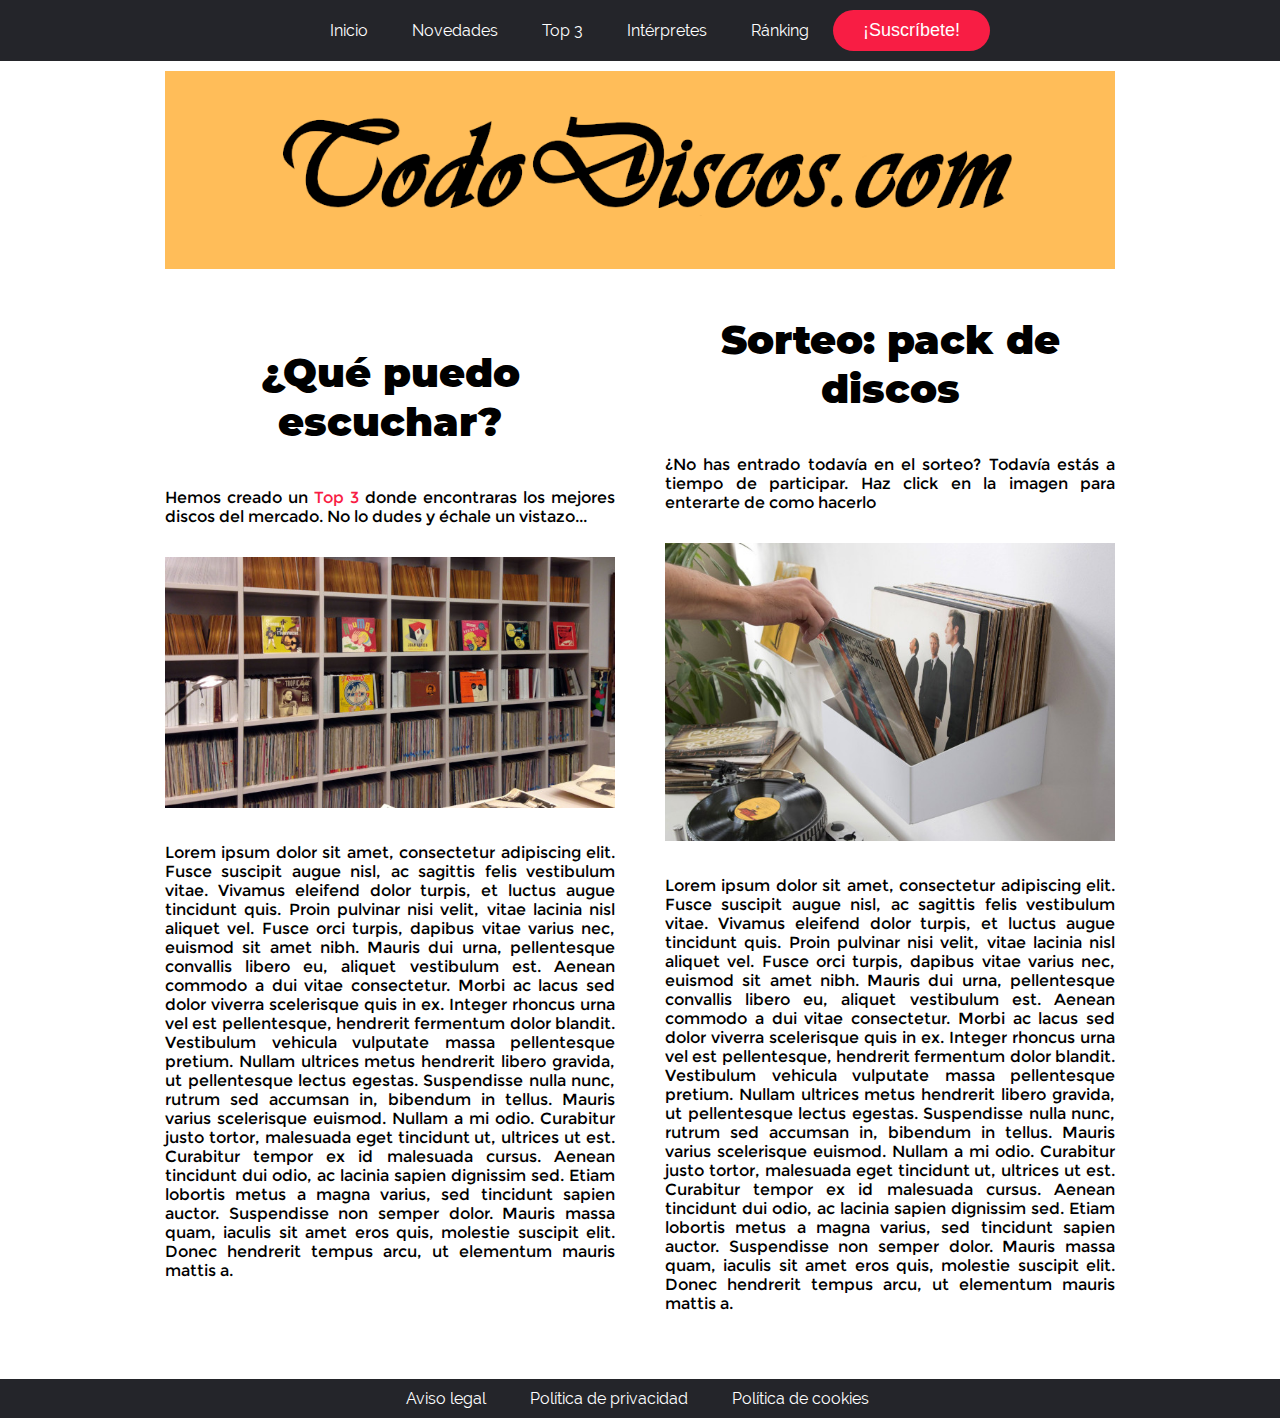
<file: index.html>
<!DOCTYPE html>
<html lang="es">
    <head>
        <meta charset="utf-8">

        <!-- Título web -->
        <title>Página de Inicio</title>
        <!-- Link, para poner el icono -->
        <link rel="icon" type="image/x-icon" href="img/indice.ico">

        <!-- Css principal-->
        <link rel="stylesheet" type="text/css" href="styles/style.css">
        <script src="scripts/script.js" defer></script>
    </head>
    <body onload="pediremosnlaces()">
    <div>
        <!-- Barra de navegación -->
        <nav>
            
            <a href="index.html" class="enlace">Inicio</a>
            <a href="" class="enlace">Novedades</a>
            <a href="top3.html" class="enlace">Top 3</a>
            <a href="interpretes.html" class="enlace">Intérpretes</a>
            <a href="ranking.html" class="enlace">Ránking</a>
            
            <!-- Botón de suscripción -->
            <button id="suscribete"><a href="formulario.html">¡Suscríbete!</a></button>
        </nav>
        

        <!-- Imagen de portada-->
        <img src="img/inicio//carrusel/1.png" alt="Todo Discos.com" id="tododiscos">

        <div class="mainin">
            
            <!-- Section con las columnas-->
            <section id="index-col-izq" class="sectionind">
                <!-- Título de sección de recomendación de música, seguido por una imagen y un párrafo -->
                <h1>¿Qué puedo escuchar?</h1>

                <!-- Párrafo con enlace e imagen-->
                <p class="par">Hemos creado un <a href="top3.html" id="top3">Top 3</a> donde encontraras los mejores discos del mercado.
                    No lo dudes y échale un vistazo...</p>

                <img src="img/inicio/fonoteca.jpg" alt="Libritos" id="index-img">
                
                <!-- Lorem ipsum -->
                <p class="par">Lorem ipsum dolor sit amet, consectetur adipiscing elit. Fusce suscipit augue nisl, ac sagittis felis vestibulum vitae.
                    Vivamus eleifend dolor turpis, et luctus augue tincidunt quis. Proin pulvinar nisi velit, vitae lacinia nisl aliquet vel. Fusce
                    orci turpis, dapibus vitae varius nec, euismod sit amet nibh. Mauris dui urna, pellentesque convallis libero eu, aliquet
                    vestibulum est. Aenean commodo a dui vitae consectetur. Morbi ac lacus sed dolor viverra scelerisque quis in ex.
                    Integer rhoncus urna vel est pellentesque, hendrerit fermentum dolor blandit. Vestibulum vehicula vulputate massa
                    pellentesque pretium.
                    Nullam ultrices metus hendrerit libero gravida, ut pellentesque lectus egestas. Suspendisse nulla nunc, rutrum sed
                    accumsan in, bibendum in tellus. Mauris varius scelerisque euismod. Nullam a mi odio. Curabitur justo tortor,
                    malesuada eget tincidunt ut, ultrices ut est. Curabitur tempor ex id malesuada cursus. Aenean tincidunt dui odio, ac
                    lacinia sapien dignissim sed. Etiam lobortis metus a magna varius, sed tincidunt sapien auctor. Suspendisse non
                    semper dolor. Mauris massa quam, iaculis sit amet eros quis, molestie suscipit elit. Donec hendrerit tempus arcu, ut
                    elementum mauris mattis a.
                </p>
            </section>
            
            <section id="index-col-der" class="sectionind">
                <!-- Información del sorteo -->
                <h1>Sorteo: pack de discos</h1>
                <p class="par">¿No has entrado todavía en el sorteo? Todavía estás a tiempo de participar. Haz click en la imagen para enterarte de como hacerlo</p>

                <a href="formulario.html"><img src="img/inicio/fonoteca2.jpg" alt="sorteo" id="index-img"></a>
                <!-- Lorem ipsum -->
                <p class="par">
                    Lorem ipsum dolor sit amet, consectetur adipiscing elit. Fusce suscipit augue nisl, ac sagittis felis vestibulum vitae.
                    Vivamus eleifend dolor turpis, et luctus augue tincidunt quis. Proin pulvinar nisi velit, vitae lacinia nisl aliquet vel. Fusce
                    orci turpis, dapibus vitae varius nec, euismod sit amet nibh. Mauris dui urna, pellentesque convallis libero eu, aliquet
                    vestibulum est. Aenean commodo a dui vitae consectetur. Morbi ac lacus sed dolor viverra scelerisque quis in ex.
                    Integer rhoncus urna vel est pellentesque, hendrerit fermentum dolor blandit. Vestibulum vehicula vulputate massa
                    pellentesque pretium.
                    Nullam ultrices metus hendrerit libero gravida, ut pellentesque lectus egestas. Suspendisse nulla nunc, rutrum sed
                    accumsan in, bibendum in tellus. Mauris varius scelerisque euismod. Nullam a mi odio. Curabitur justo tortor,
                    malesuada eget tincidunt ut, ultrices ut est. Curabitur tempor ex id malesuada cursus. Aenean tincidunt dui odio, ac
                    lacinia sapien dignissim sed. Etiam lobortis metus a magna varius, sed tincidunt sapien auctor. Suspendisse non
                    semper dolor. Mauris massa quam, iaculis sit amet eros quis, molestie suscipit elit. Donec hendrerit tempus arcu, ut
                    elementum mauris mattis a.
                </p>
            </section>

        </main>
                 <footer>
            
                <a href="#aviso legal" class="enlace">Aviso legal</a>
                <a href="#política de privacidad" class="enlace">Política de privacidad</a>
                <a href="#política de cookies" class="enlace">Política de cookies</a>
           
        </footer>
    </div>
    </body>
</html>
</file>
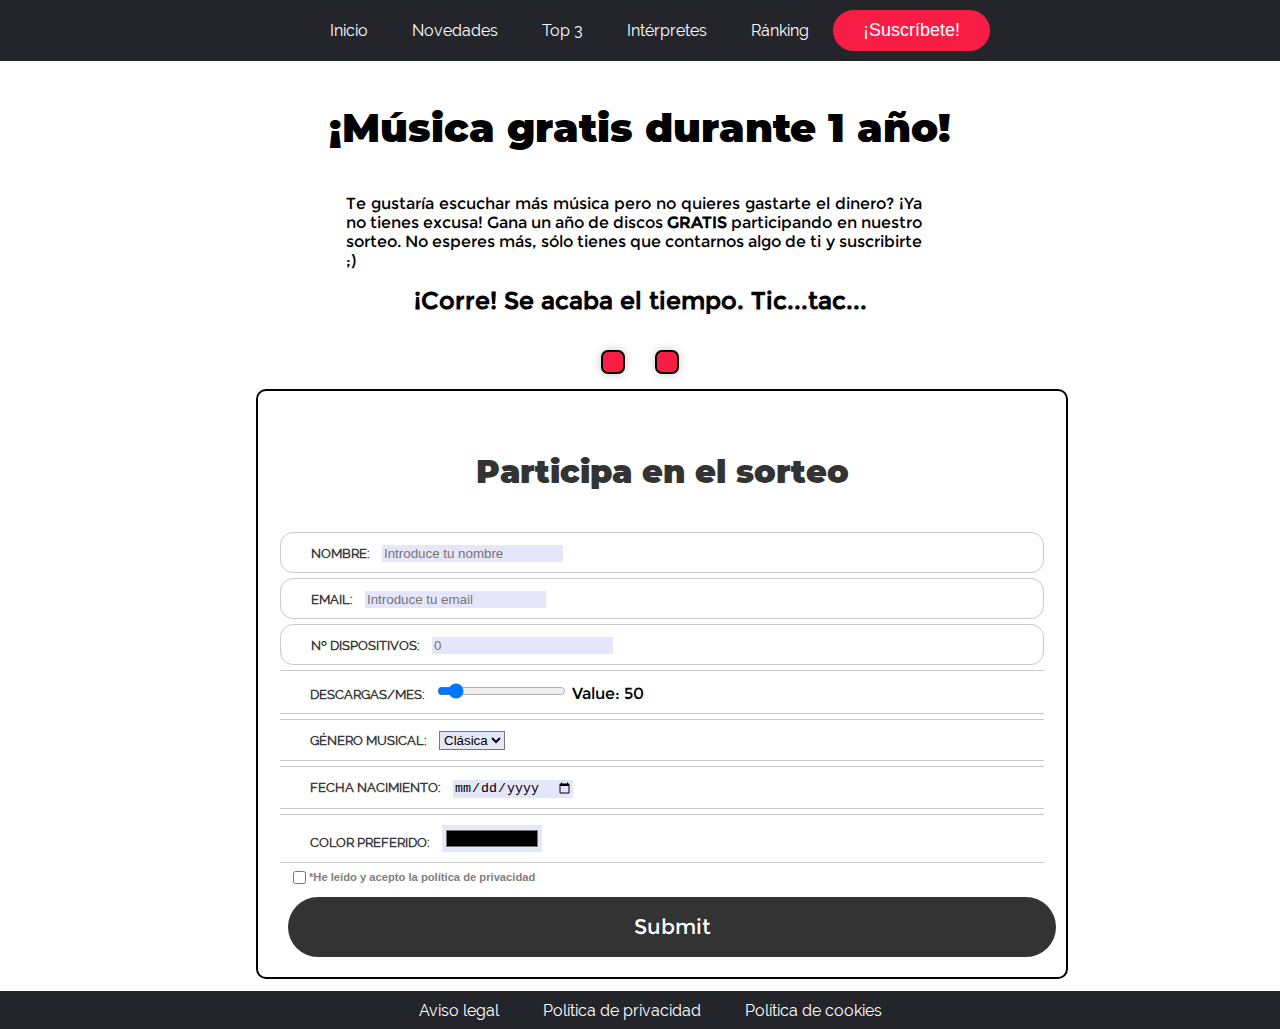
<file: formulario.html>
<!DOCTYPE html>
<html lang="es">
    <head>
        <meta charset="utf-8">

        <!-- Título web -->
        <title>Formulario de suscripción</title>
        <!-- Link, para poner el icono -->
        <link rel="icon" type="image/x-icon" href="img/indice.ico">

        <!-- Css principal-->
        <link rel="stylesheet" type="text/css" href="styles/style.css">
        <!-- Css Secundario -->
        <link rel="stylesheet" type="text/css" href="styles/formstyle.css">

        <script>
            addEventListener("input", getvalue)

            function getvalue(){
                var value = document.getElementById("descargas").value;
                document.getElementById("num").innerHTML = value;
            }
        </script>
        <script src="scripts/formscript.js" defer></script>
    </head>
    <body>
        <div>    
        
        <!-- Barra de navegación -->
        <nav>
            
            <a href="index.html" class="enlace">Inicio</a>
            <a href="" class="enlace">Novedades</a>
            <a href="top3.html" class="enlace">Top 3</a>
            <a href="interpretes.html" class="enlace">Intérpretes</a>
            <a href="ranking.html" class="enlace">Ránking</a>
            
            <!-- Botón de suscripción -->
            <button id="suscribete"><a href="formulario.html">¡Suscríbete!</a></button>
        </nav>


        <!--Vamos con el main -->
        <main>

            <!-- Título Principal -->
            <h1>¡Música gratis durante 1 año!</h1>

            <!-- Parrafo de descripción -->
            <p>Te gustaría escuchar más música pero no quieres gastarte el dinero?
                ¡Ya no tienes excusa! Gana un año de discos <b>GRATIS</b>
                participando en nuestro sorteo. No esperes más, sólo tienes que 
                contarnos algo de ti y suscribirte ;)
            </p>

            <!-- Cabecera del futuro temporizador -->
            <h2>¡Corre! Se acaba el tiempo. Tic...tac...</h2>

            <!-- Aquí irán los futuros temporizadores, vamos preparandolos para solo añadir el contenido después -->
            <section class="cajatemps">

                <article class="temporizadores" id="dias">

                </article>
                <article class="temporizadores" id="horas">

                </article>
            </section>

            <!-- Aquí tendremos la caja del formulario con todo lo que incluye, y con un estilo en concreto -->
            <section class="cajaform">

                <!-- Ponemos título al formulario para que quede bonito -->
                <h1 id="titform">Participa en el sorteo</h1>

                <!-- El formulario en si y que va a hacer-->
                <form method="post" action="mailto:atolon@fundacionsafa.es" enctype="text/plain">

                    <!-- Voy a dividirlos en fieldsets  cada uno con su label e input concretos -->
                    <!-- Los tres primeros tienen un css común, y los demás tienen otro para ellos -->
                    <fieldset class="primeros">
                        <label for="nombre"> NOMBRE: </label>
                        <!-- Pattern sirve para limitar que se puede enviar con un input -->
                        <input type="text" name="nombre" id="nombre" placeholder="Introduce tu nombre" maxlength="50" pattern="[A-Za-z]{1,50}" required>
                    </fieldset>

                    <fieldset class="primeros">
                        <label for="email"> EMAIL: </label>
                        <!-- Pattern también se usa con el email y se puede limitar según cada parte del mail -->
                        <input type="text" name="email" id="email" placeholder="Introduce tu email" pattern="([a-zA-Z0-9.!#$%&'*+/=?^_`{|}~-])*@([A-Za-z]{1,})*[.]([a-zA-Z]{2,4})" required>
                    </fieldset>

                    <fieldset class="primeros">
                        <label for="Numerodispositivos"> Nº DISPOSITIVOS: </label>
                        <input type="number" step="1" name="Numerodispositivos" id="Numerodispositivos" min="0" placeholder="0">
                    </fieldset>

                    <fieldset class="resto">
                        <label for="descargas"> DESCARGAS/MES: </label>
                        <input type="range" name="descargas" id="descargas" min="0" max="500" value="50" step="10">
                        <span>Value: </span>
                        <span id="num">50</span>
                    </fieldset>

                    <fieldset class="resto">
                        <label for="genero"> GÉNERO MUSICAL: </label>
                        <select name="genero" id="genero">
                            <option value="Clásica">Clásica</option>
                            <option value="Jazz">Jazz</option>
                            <option value="Rock">Rock</option>
                            <option value="Pop">Pop</option>
                        </select>
                    </fieldset>
                    
                    <fieldset class="resto">
                        <label for="fechanac"> FECHA NACIMIENTO: </label>
                        <input type="date" name="fechanac" id="fechanac" required>
                    </fieldset>

                    <fieldset class="resto">
                        <label for="color"> COLOR PREFERIDO: </label>
                        <input type="color" name="color" id="color" value="#000000">
                    </fieldset>

                    <!-- La caja de privacidad tambien tiene una forma especial hasta de el orden del label -->
                    <label id="priv" for="privacidad">
                        <input type="checkbox" id="privacidad" name="privacidad" value="aceptada" required>
                        *He leído y acepto la política de privacidad
                    </label>

                    <!-- Botón de enviar -->
                    <input type="submit"> 
                </form>
            </section>
        </main>

        <!-- Enlaces de los avisos y políticas (He puesto anchors en href para que al pulsar, no suba en la web-->
        <footer>
            
            <a href="#aviso legal">Aviso legal</a>
            <a href="#política de privacidad">Política de privacidad</a>
            <a href="#política de cookies">Política de cookies</a>
       
        </footer>
    </div>
    </body>
</html>
</file>
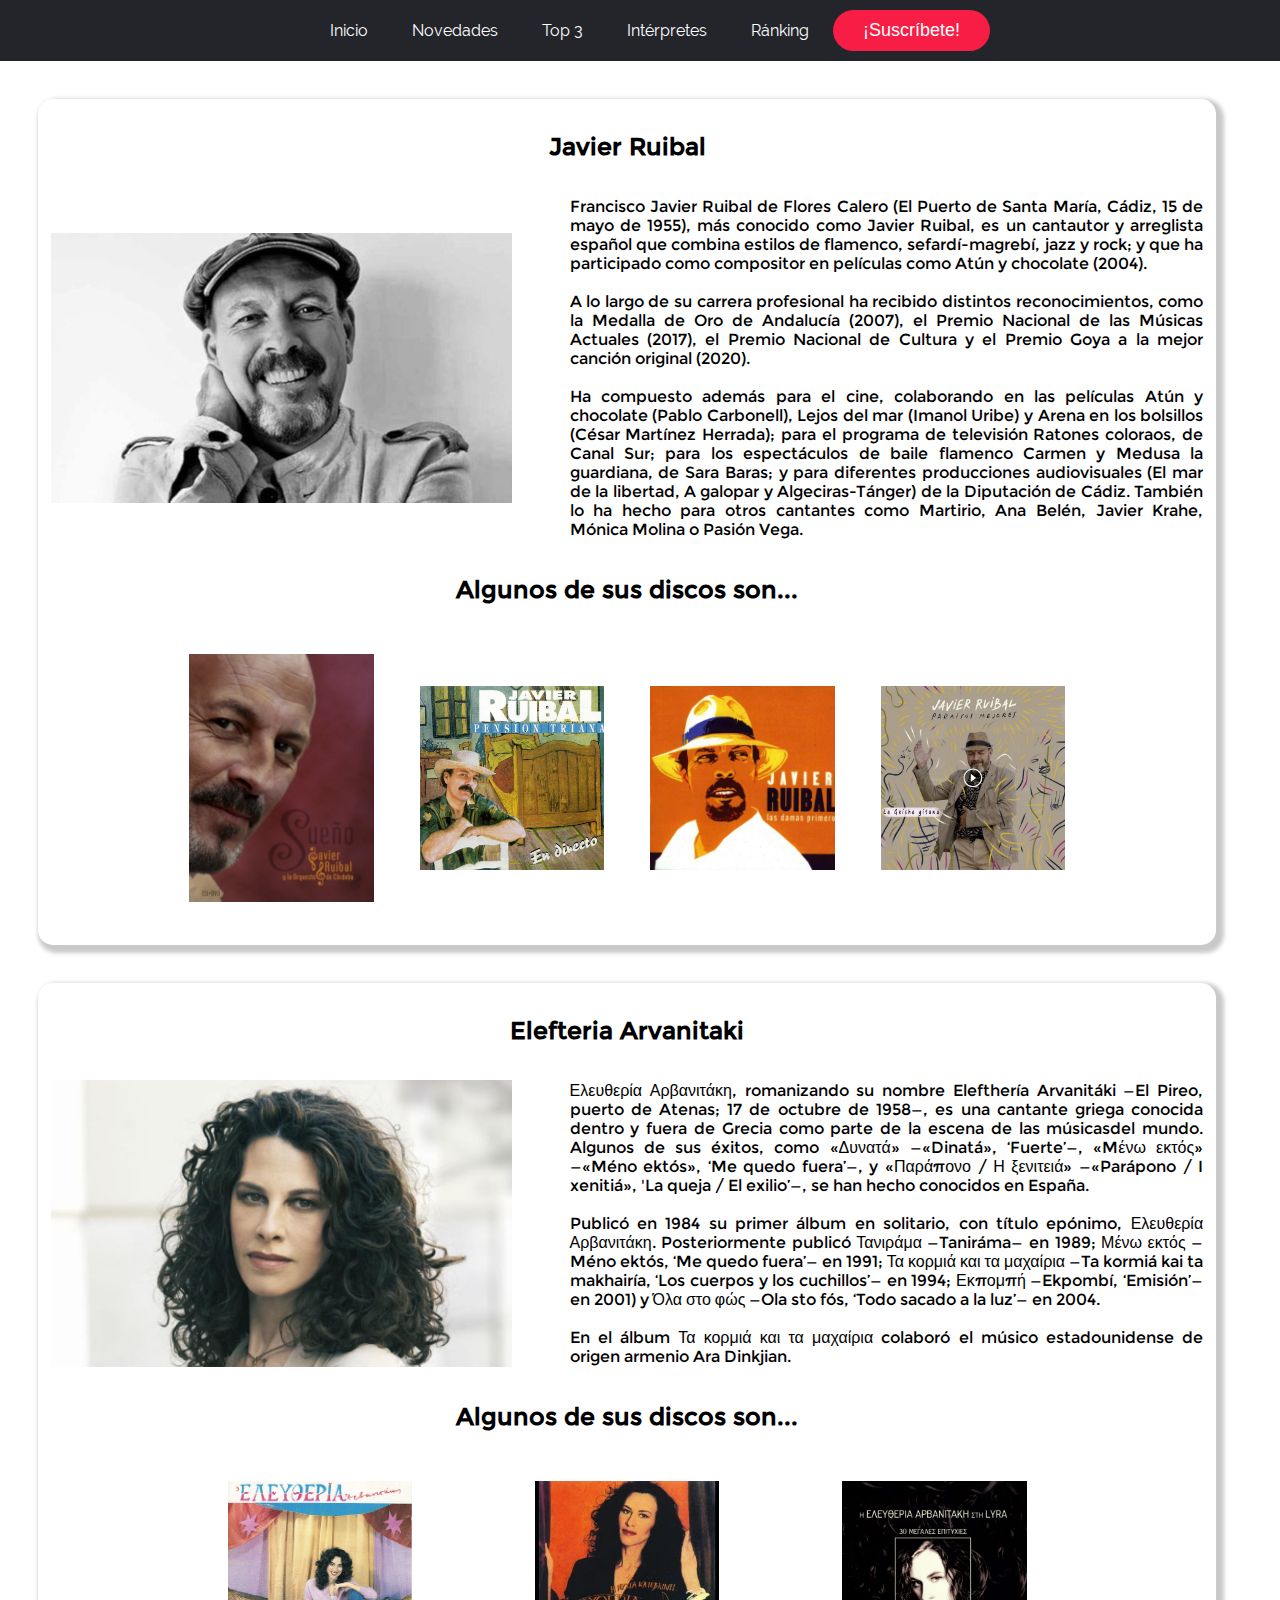
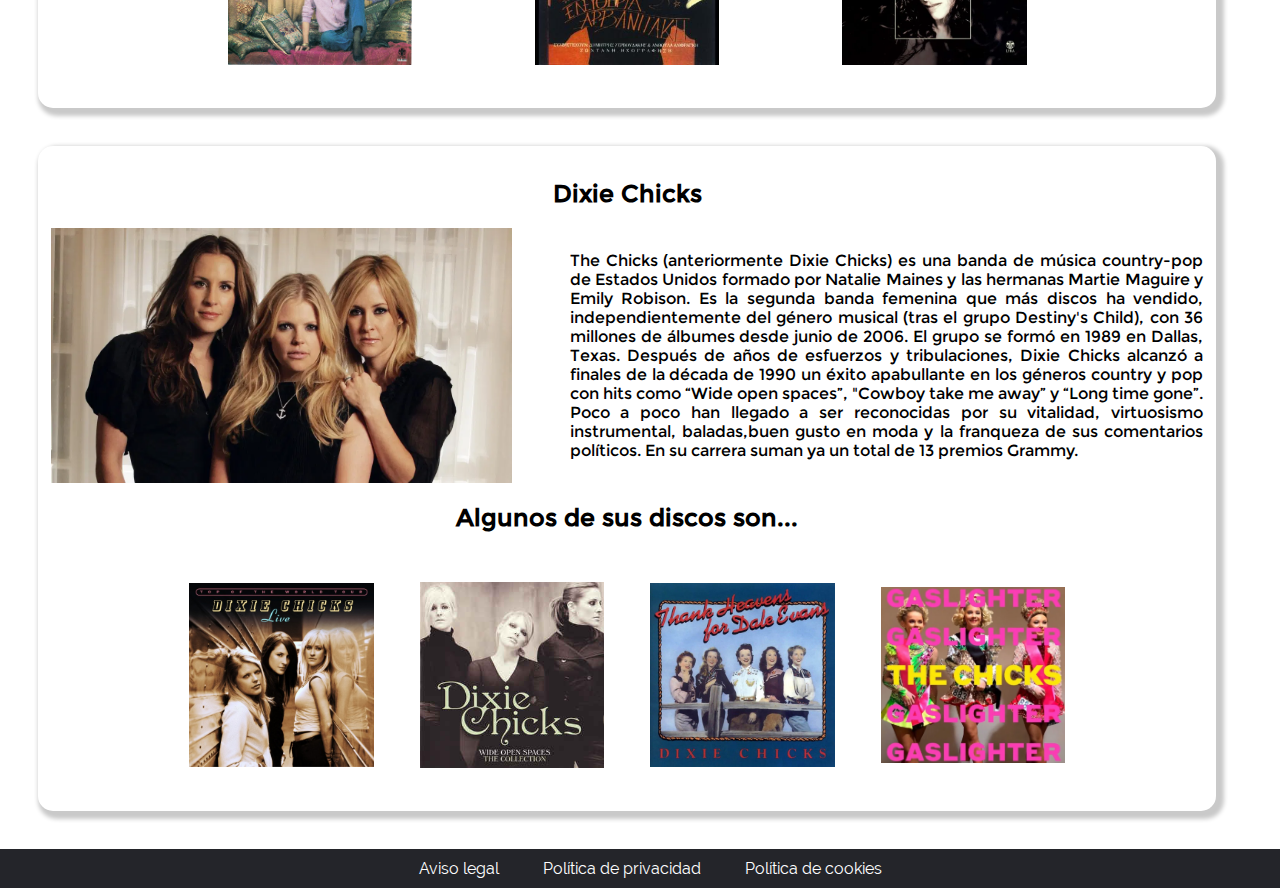
<file: interpretes.html>
<!DOCTYPE html>
<html lang="es">
    <meta charset="utf-8">
    <head>

        <!-- Título web -->
        <title>Intérpretes</title>

        <!-- Link, para poner el icono y los css-->
        <link rel="icon" type="image/x-icon" href="img/indice.ico">
        <link rel="stylesheet" type="text/css" href="styles/style.css">
        <link rel="stylesheet" type="text/css" href="styles/interpretesStyle.css">
    </head>
    <body>
        <div>
        <!--Encabezado con los enlaces y el botón-->
        <nav>
            
            <a href="index.html" class="enlace">Inicio</a>
            <a href="" class="enlace">Novedades</a>
            <a href="top3.html" class="enlace">Top 3</a>
            <a href="interpretes.html" class="enlace">Intérpretes</a>
            <a href="ranking.html" class="enlace">Ránking</a>
    
            <button id="suscribete"><a href="formulario.html">¡Suscríbete!</a></button>
        </nav>
        
        <!-- Main para hacer cada caja de cada intérprete -->
        <main>

            <!-- Hacemos una sección para organizar cada intérprete -->
            <section class="sectionint">

                <!-- Título intérprete -->
                <article class="titulo">
                    <h2>Javier Ruibal</h2>
                </article> 

                <article class="cajaflex">

                    <!-- Caja con la imagen y el párrafo del intérprete -->
                    <img src="img/intérpretes/ruibal.jpg" alt="Javier Ruibal" class="imgint">
                    <p class="pint">Francisco Javier Ruibal de Flores Calero (El Puerto de Santa María, Cádiz, 15 de mayo de 1955), más conocido
                        como Javier Ruibal, es un cantautor y arreglista español que combina estilos de flamenco, sefardí-magrebí, jazz y
                        rock; y que ha participado como compositor en películas como Atún y chocolate (2004).<br><br>
                        A lo largo de su carrera profesional ha recibido distintos reconocimientos, como la Medalla de Oro de Andalucía
                        (2007), el Premio Nacional de las Músicas Actuales (2017), el Premio Nacional de Cultura y el Premio Goya a la
                        mejor canción original (2020).<br><br>
                        Ha compuesto además para el cine, colaborando en las películas Atún y chocolate (Pablo Carbonell), Lejos del mar
                        (Imanol Uribe) y Arena en los bolsillos (César Martínez Herrada); para el programa de televisión Ratones coloraos,
                        de Canal Sur; para los espectáculos de baile flamenco Carmen y Medusa la guardiana, de Sara Baras; y para
                        diferentes producciones audiovisuales (El mar de la libertad, A galopar y Algeciras-Tánger) de la Diputación de
                        Cádiz. También lo ha hecho para otros cantantes como Martirio, Ana Belén, Javier Krahe, Mónica Molina o Pasión
                        Vega.
                    </p>
                </article>

                <!-- Título para los discos -->
                <h2  class="titulo">Algunos de sus discos son...</h2>
                
                <!-- Caja con los discos a enseñar -->
                <article class="discbox">
                    
                    <img src="img/discos/suenio.png" alt="Disco nuevo" class="imgdisc">
                    <img src="img/discos/jrdisco1.jpg" alt="Disco 1" class="imgdisc">
                    <img src="img/discos/jrdisco2.jpg" alt="Disco 2" class="imgdisc">
                    <img src="img/discos/jrdisco3.jpg" alt="Disco 3" class="imgdisc">
                </article>
                                
            </section>

            <!-- Hacemos una sección para organizar cada intérprete -->
            <section class="sectionint">

                <!-- Título intérprete -->
                <article class="titulo">
                    <h2>Elefteria Arvanitaki</h2>
                </article>

                <article class="cajaflex">
                    
                    <!-- Caja con la imagen y el párrafo del intérprete -->
                    <img src="img/intérpretes/arvanitaki.jpg" alt="Elefteria Arvanitaki" class="imgint">
                    <p class="pint">
                        Ελευθερία Αρβανιτάκη, romanizando su nombre Elefthería Arvanitáki —El Pireo, puerto de Atenas; 17 de octubre de 1958—,
                        es una cantante griega conocida dentro y fuera de Grecia como parte de la escena de las músicasdel mundo. Algunos de sus éxitos,
                        como «Δυνατά» —«Dinatá», ‘Fuerte’—, «Mένω εκτός» —«Méno ektós», ‘Me quedo fuera’—, y «Παράπονο / Η ξενιτειά» —«Parápono / I xenitiá»,
                        'La queja / El exilio’—, se han hecho conocidos en España.<br><br>

                        Publicó en 1984 su primer álbum en solitario, con título epónimo, Ελευθερία Αρβανιτάκη. Posteriormente publicó Τανιράμα —Taniráma— en 1989;
                        Μένω εκτός —Méno ektós, ‘Me quedo fuera’— en 1991; Τα κορμιά και τα μαχαίρια —Ta kormiá kai ta makhairía, ‘Los cuerpos y los cuchillos’— en 1994;
                        Εκπομπή —Ekpombí, ‘Emisión’— en 2001) y Όλα στο φώς —Ola sto fós, ‘Todo sacado a la luz’— en 2004.<br><br>

                        En el álbum Τα κορμιά και τα μαχαίρια colaboró el músico estadounidense de origen armenio Ara Dinkjian.
                    </p>
                </article>

                <!-- Título para los discos -->
                <h2 class="titulo">Algunos de sus discos son...</h2>

                <!-- Caja con los discos a enseñar -->
                <article class="discbox">
                    
                    <img src="img/discos/eadisco1.jpg" alt="Disco 1" class="imgdisc">
                    <img src="img/discos/eadisco2.jpg" alt="Disco 2" class="imgdisc">
                    <img src="img/discos/eadisco3.webp" alt="Disco 3" class="imgdisc">
                </article>
            </section>

            <!-- Hacemos una sección para organizar cada intérprete -->
            <section class="sectionint">

                <!-- Título intérprete -->
                <article class="titulo">
                    <h2>Dixie Chicks</h2>
                </article>

                <article class="cajaflex">
                    
                    <!-- Caja con la imagen y el párrafo del intérprete -->
                    <img src="img/intérpretes/Dixie-Chicks.webp" alt="Dixie Chicks" class="imgint">
                    <p class="pint">
                        The Chicks (anteriormente Dixie Chicks) es una banda de música country-pop de Estados Unidos formado por Natalie Maines
                        y las hermanas Martie Maguire y Emily Robison. Es la segunda banda femenina que más discos ha vendido, independientemente
                        del género musical (tras el grupo Destiny's Child), con 36 millones de álbumes desde junio de 2006.

                        El grupo se formó en 1989 en Dallas, Texas. Después de años de esfuerzos y tribulaciones, Dixie Chicks alcanzó a finales de la
                        década de 1990 un éxito apabullante en los géneros country y pop con hits como “Wide open spaces”, "Cowboy take me away” y 
                        “Long time gone”. Poco a poco han llegado a ser reconocidas por su vitalidad, virtuosismo instrumental, baladas,buen gusto en 
                        moda y la franqueza de sus comentarios políticos. En su carrera suman ya un total de 13 premios Grammy.                    </p>
                </article>

                <!-- Título para los discos -->
                <h2 class="titulo">Algunos de sus discos son...</h2>

                <!-- Caja con los discos a enseñar -->
                <article class="discbox">
                    
                    <img src="img/discos/dcdisco1.jpg" alt="Disco 1" class="imgdisc">
                    <img src="img/discos/dcdisco2.jpg" alt="Disco 2" class="imgdisc">
                    <img src="img/discos/dcdisco3.jpg" alt="Disco 3" class="imgdisc">
                    <img src="img/discos/dcdisco4.webp" alt="Disco 4" class="imgdisc">
                </article>
            </section>
        </main>

        <!-- Enlaces de los avisos y políticas (He puesto anchors en href para que al pulsar, no suba en la web-->
        <footer>
            
            <a href="#aviso legal" class="enlace">Aviso legal</a>
            <a href="#política de privacidad" class="enlace">Política de privacidad</a>
            <a href="#política de cookies" class="enlace">Política de cookies</a>
       
        </footer>
    </div>
    </body>
</html>
</file>
<file: styles/style.css>
/* Este es el css principal, que a parte de llevar la información del index, lleva aquella que es necesaria para los demás css */
/* Primero insertaremos los tipos de letras */

@font-face {
    font-family: "Raleway";
    src: url("fonts/Raleway-Regular.ttf");
}

@font-face {
    font-family: "MontSerrat Black";
    src: url("fonts/Montserrat-Black.ttf");
}

@font-face {
    font-family: "Montserrat Regular";
    src: url("fonts/Montserrat-Regular.ttf");
}

/* Vamos a poner esta etiqueta para que en el html no haya un borde blanco y ocupe el tamaño máximo*/
/* A parte añadimos la letra por defecto de todo */
body{
    margin: 0px;
    width: 100%;
    font-family:  "Montserrat Regular", sans-serif;
    display:flex;
    flex-wrap: wrap;
    justify-content: space-around;
}

div{
    width: 100%;
    text-align: center;
}

/* Css del navegador en general, incluyendo el botón */
nav{
    width: 100%;
    background-color:  #24252A;
    padding-bottom: 10px;
    padding-top: 10px;
    padding-left: 10px;
    padding-right: 15px;
    border: none;
    font-family: "Raleway",sans-serif;
    text-align: center;
}
nav a{
    color: #ffffff;
    padding-left: 20px;
    padding-right: 20px;
    text-decoration: none;
    text-align: center;
}

/* Botón se separarán con un margin left, para que no queden pegados */
#suscribete{
    background-color:  #F81D44;
    border: none;
    border-radius: 50px;
    color: white;
    padding: 10px;
    transition: all .3s ease .0s;
    font-size: large;
}
#suscribete:hover{
    transform: scale(1.2);
}

/* Cosas index */

/* Propiedades del main para que haga las columnas y quede centrado */
.mainin{
    display: flex;
    flex: row;
    flex-wrap: wrap;
    align-items: center;
    justify-content: center;
    gap: 50px;
}

/* Esta va a ser la configuración por defecto de los párrafos de la web */
p{
    font-size: inherit;
    text-align: justify;
    font-family: "Montserrat Regular", sans-serif;
}

/* Una clase para añadir el ancho de cada columna */
.sectionind{
    width: 450px;
}

/* Propiedades por defecto de los títulos h1 */
h1{
    font-family: "MontSerrat Black", sans-serif;
    font-size: 2.5rem;
    text-align: center;
    padding: 15px;
}

/* Css del enlace Top3, le quitamos la decoración por defecto */
#top3{
    text-decoration: none;
    color:#F81D44
}

/* Medidas y centrado de la imagen principal */
#tododiscos{
    margin-top: 10px;
    width: 950px;
}

/* Imágenes a parte de la principal del título */
#index-img{
    max-width: 450px;
    margin-top: 15px;
    margin-bottom: 15px;
    margin-right: 0px;
    margin-left: 0px;
    transition: all .1s ease;
}
/* Hacer que las imágenes crezcan y se cambie por una lupa el puntero del ratón */
#index-img:hover{
    transform: scale(1.05);
    cursor: zoom-in;
}

/* Footer para toda la web */
footer{
    width: 100%;
    background-color:  #24252A;
    font-family: 'Raleway', sans-serif;
    padding: 10px;
    padding-right: 15px;
    text-align: center;
    border: none;
}

footer a{
    color: #ffffff;
    padding-left: 20px;
    padding-right: 20px;
    text-decoration: none;
    text-align: center;
}
</file>
<file: styles/formstyle.css>
/* Formulario de suscripción y sus propiedades */

/* Particularidades de este párrafo */
p{
    text-align: justify;
    max-width: 45%;
    margin-left: 27%;
}

/* Particularidades de esta cabecera */
h2{
    margin-top: 10px;
    text-align: center;
    font-weight: bold;
}

/* Caja donde se encontrarán los temporizadores, ahora vacíos y solo cuadrados rosa */
.cajatemps{
    width: 100%;
    display: flex;
    flex-wrap: wrap;
    align-items: center;
    justify-content: center;
}

/* Cajas rosas donde añadiremos pocas cosas cuando le añadamos funcionalidad */
.temporizadores{
    padding: 10px;
    border: 2px solid black;
    box-shadow: 0 0 10px #c9c9c9;
    border-radius: 7px;
    background-color: #F81D44;
    margin: 15px;
    color:#ffffff;
    font-family: 'Montserrat Regular';
    font-size: 1.5rem;

}

/* Caja general del formulario */
.cajaform{
    max-width: 60%;
    background-color: #ffffff;
    border-radius: 10px;
    padding: 20px;
    border: 2px solid #000000;
    margin-left: 20%;
    margin-bottom: 1%;
}

/* Título del formulario */
#titform{
    max-width: 100%;
    font-family: 'Montserrat Black';
    text-align: center;
    color: #333333;
    font-size: 2rem;
    padding-top: 20px;
    padding-bottom: 20px;
}

/* Estilo primeros campos */
.primeros{
    align-self: center;
    text-align: justify;
    border-radius: 13px;
    margin-bottom: 5px;
    padding: 10px;
    padding-left: 30px;
    padding-right: 30px;
    border: 1px solid #c9c9c9;
}

/* Estilo de los siguientes campos */
.resto{
    text-align: justify;
    align-self: center;
    border: 1px solid #c9c9c9;
    border-left: none;
    border-right: none;
    margin-bottom: 5px;
    padding: 10px;
    padding-left: 30px;
    padding-right: 30px;
}

/* Estilo de las etiquetas que tienen los input */
label{
    font-family: 'Raleway';
    text-align: center;
    color: #393939;
    font-size: .8rem;
    font-weight: bold;
}

/* Estilo de los input en concreto, para que tengan un color personalizado de fondo y una separación con sus etiquetas */
input{
    background-color: lavender;
    margin-left: 10px;
    width: auto;
    border: none;
}

/* Estilo de la lista desplegable */
select{
    margin-left: 10px;
    background-color: lavender;
}

/* Estilo del color preferido para que tenga un ancho correcto */
#color{
    width: 100px;
}

/* Estilo checkbox de privacidad */
#priv{
    font-family: sans-serif;
    color: gray;
    font-size: .7rem;
    width: 100%;
    display: flex;
    justify-content: left;
    align-items: center;
    margin: 5px;
}

/* Estilo del botón Enviar, con su propia transición */
input[type=submit]{
    text-align: center;
    padding-left: 30px;
    padding-right: 30px;
    width: 100%;
    height: 60px;
    background-color: #333333;
    border-radius: 50px;
    font-family: 'Montserrat Regular';
    font-size: 1.3rem;
    color: #fff;
    transition: .4s;
    margin-top: 5px;
}
input[type=submit]:hover{
    background-color: #F81D44;
}
</file>
<file: styles/interpretesStyle.css>
/* Aquí ya cosas únicas de intérpretes*/

/* Caja principal de cada intérprete */
.sectionint{
    max-width: 90%;
    box-shadow: 4px 4px 4px 4px #c9c9c9;
    border-radius: 15px;
    margin: 3%;
    padding: 1%;
    text-align: center;
}

/* Flex para enseñar la imágen y el párrafo */
.cajaflex{
    display: flex;
    gap: 5%;
    align-items: center;
}

/* Propiedades del título y la imágen*/
.titulo{
    width: 100%;
}
.imgint{
    width: 40%;
}

/* Propiedades de las imágenes de los discos */
.imgdisc{
    width: 20%;
    max-width: 250px;
    max-height: 300px;
}

/* Párrafo intérprete */
.pint{
    max-width: 55%;
}

/* Flex para los discos, para que se enseñen y centren de forma ordenada */
.discbox{
    display: flex;
    width: 80%;
    padding-top: 30px;
    padding-bottom: 30px;
    justify-content: space-around;
    align-items: center;
    margin: 0px auto;
    position: relative;
}
</file>
